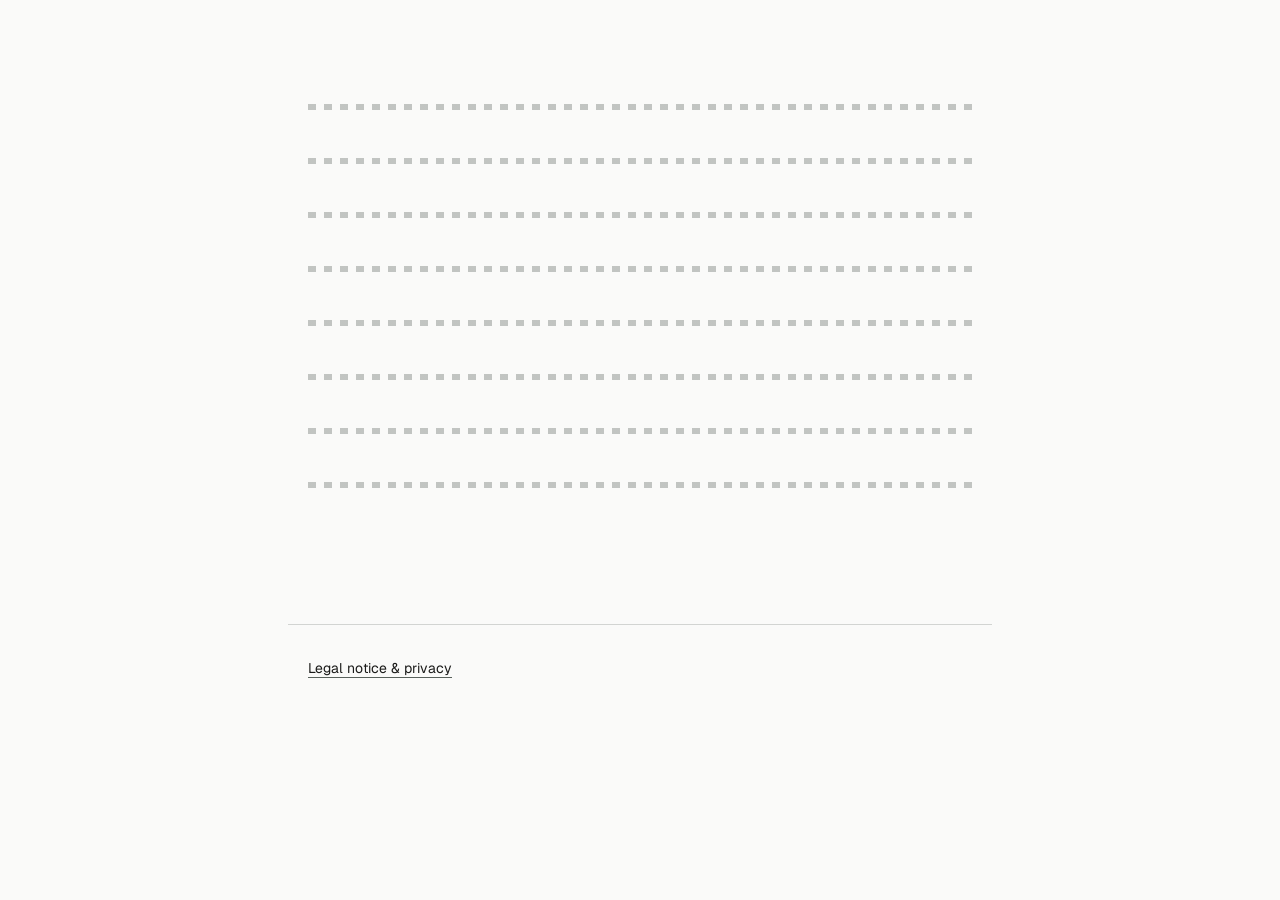
<file: site/index.html>
<!doctype html>
<html lang="en">
  <head>
    <meta charset="utf-8">
    <meta name="viewport" content="width=device-width, initial-scale=1">
    <title>Portfolio</title>
    <meta name="description" content="Personal portfolio: who I am, what I built, where to find me.">
    <link rel="icon" href="assets/favicon.svg" type="image/svg+xml">
    <link rel="stylesheet" href="assets/styles.css">
    <script type="module" src="assets/main.js"></script>
  </head>
  <body>
    <main>
      <header id="bio" class="section"></header>
      <section id="stats" class="section"></section>
      <section id="now" class="section"></section>
      <section id="projects" class="section"></section>
      <section id="events" class="section"></section>
      <section id="certifications" class="section"></section>
      <section id="courses" class="section"></section>
      <section id="cv" class="section"></section>
      <section id="links" class="section"></section>
    </main>
    <footer>
      <a href="privacy.html">Legal notice &amp; privacy</a>
      <div id="colophon"></div>
    </footer>
  </body>
</html>
</file>
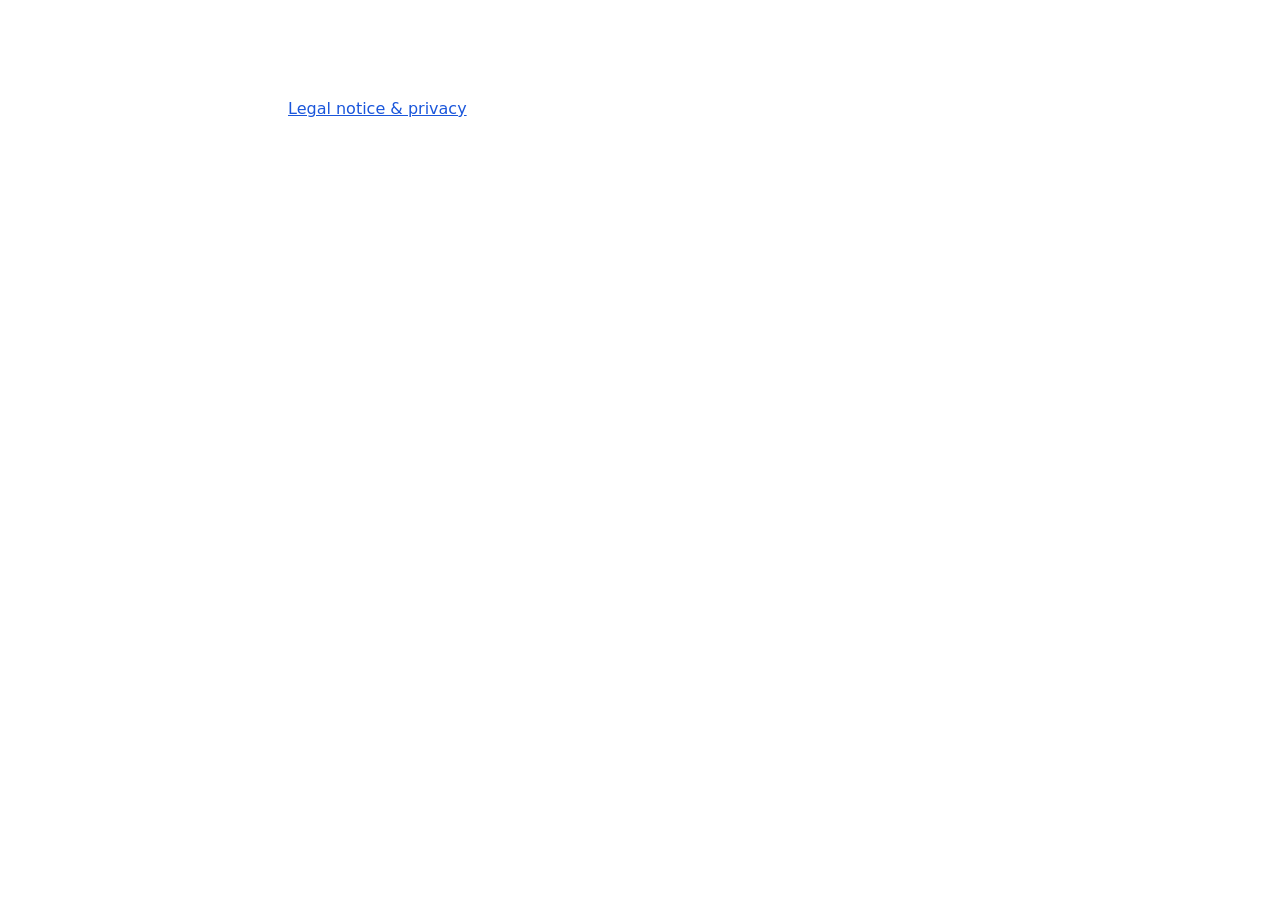
<file: checkpoints/analyst/site/index.html>
<!doctype html>
<html lang="en">
  <head>
    <meta charset="utf-8">
    <meta name="viewport" content="width=device-width, initial-scale=1">
    <title>Portfolio</title>
    <meta name="description" content="Personal portfolio: who I am, what I built, where to find me.">
    <link rel="icon" href="assets/favicon.svg" type="image/svg+xml">
    <link rel="stylesheet" href="assets/styles.css">
    <script type="module" src="assets/main.js"></script>
  </head>
  <body>
    <main>
      <header id="bio" class="section"></header>
      <section id="stats" class="section"></section>
      <section id="now" class="section"></section>
      <section id="projects" class="section"></section>
      <section id="events" class="section"></section>
      <section id="certifications" class="section"></section>
      <section id="courses" class="section"></section>
      <section id="links" class="section"></section>
      <section id="cv" class="section"></section>
    </main>
    <footer>
      <a href="privacy.html">Legal notice &amp; privacy</a>
      <div id="colophon"></div>
    </footer>
  </body>
</html>
</file>
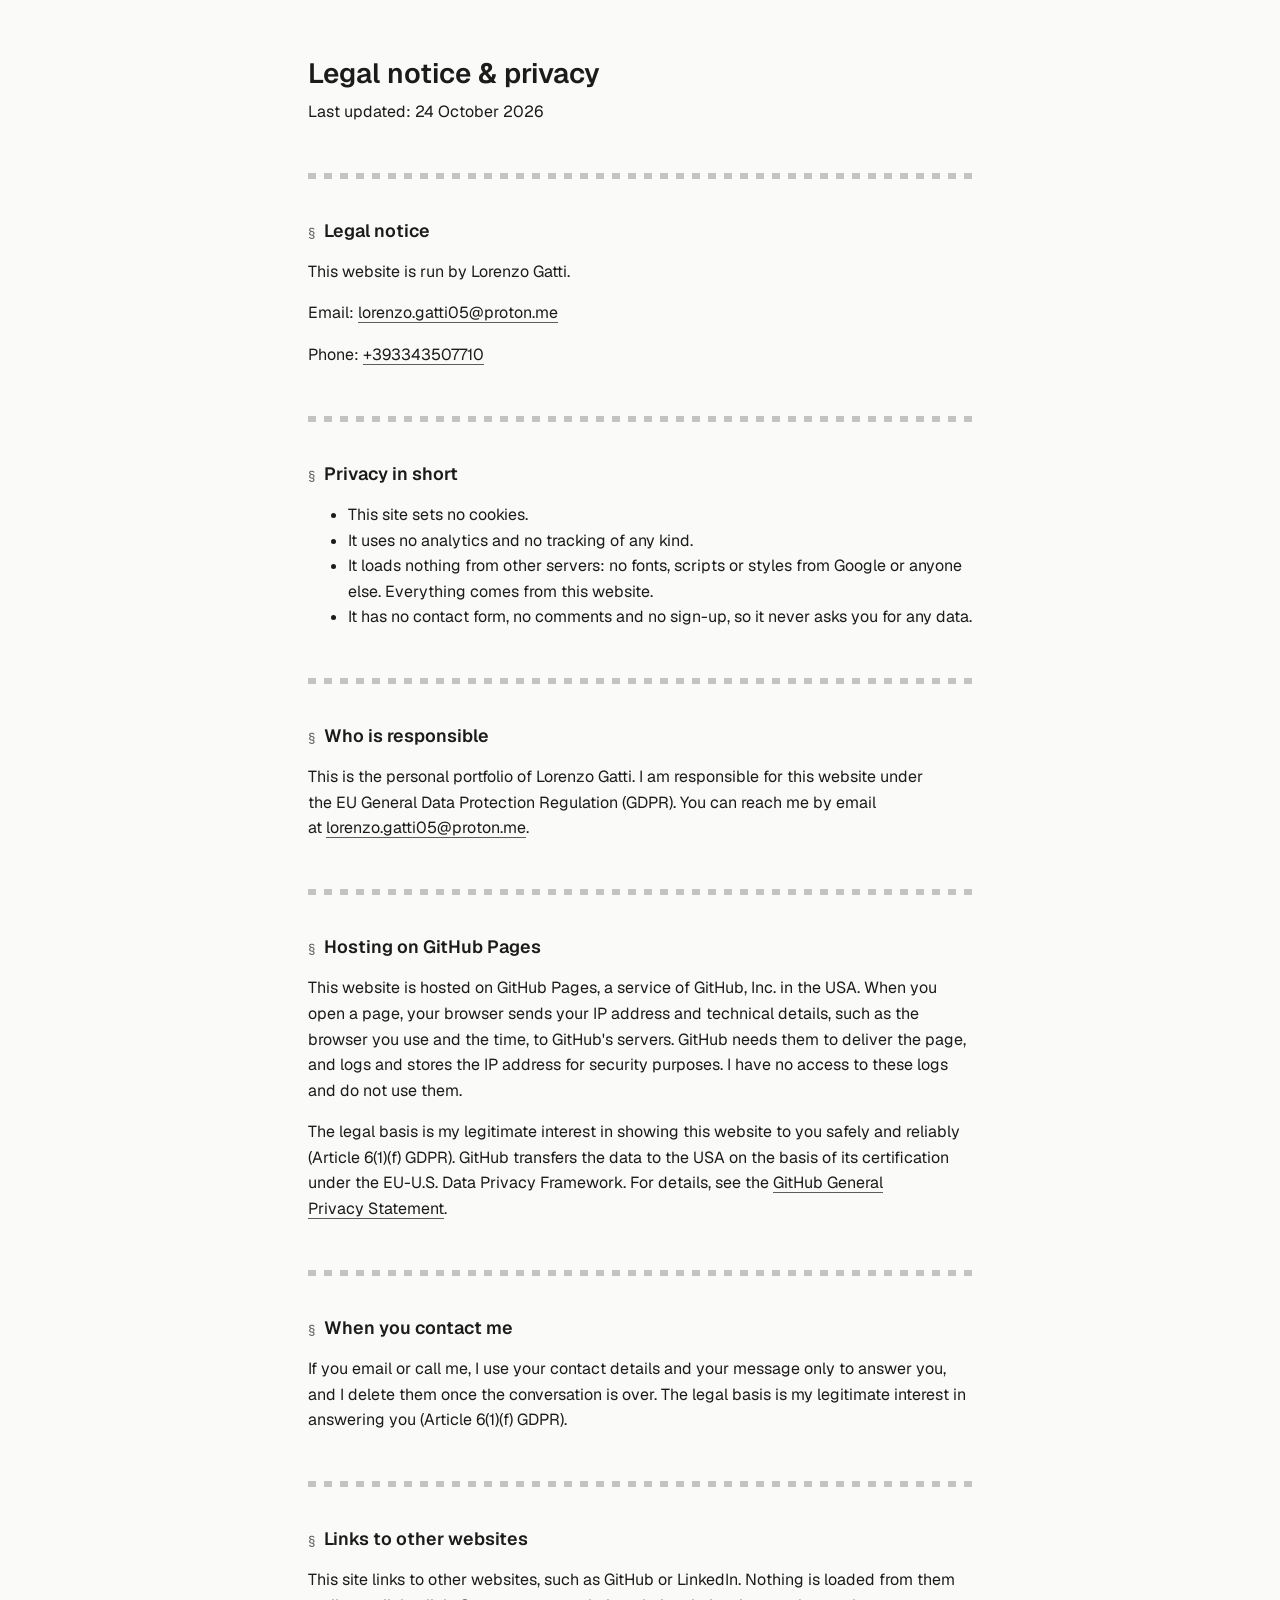
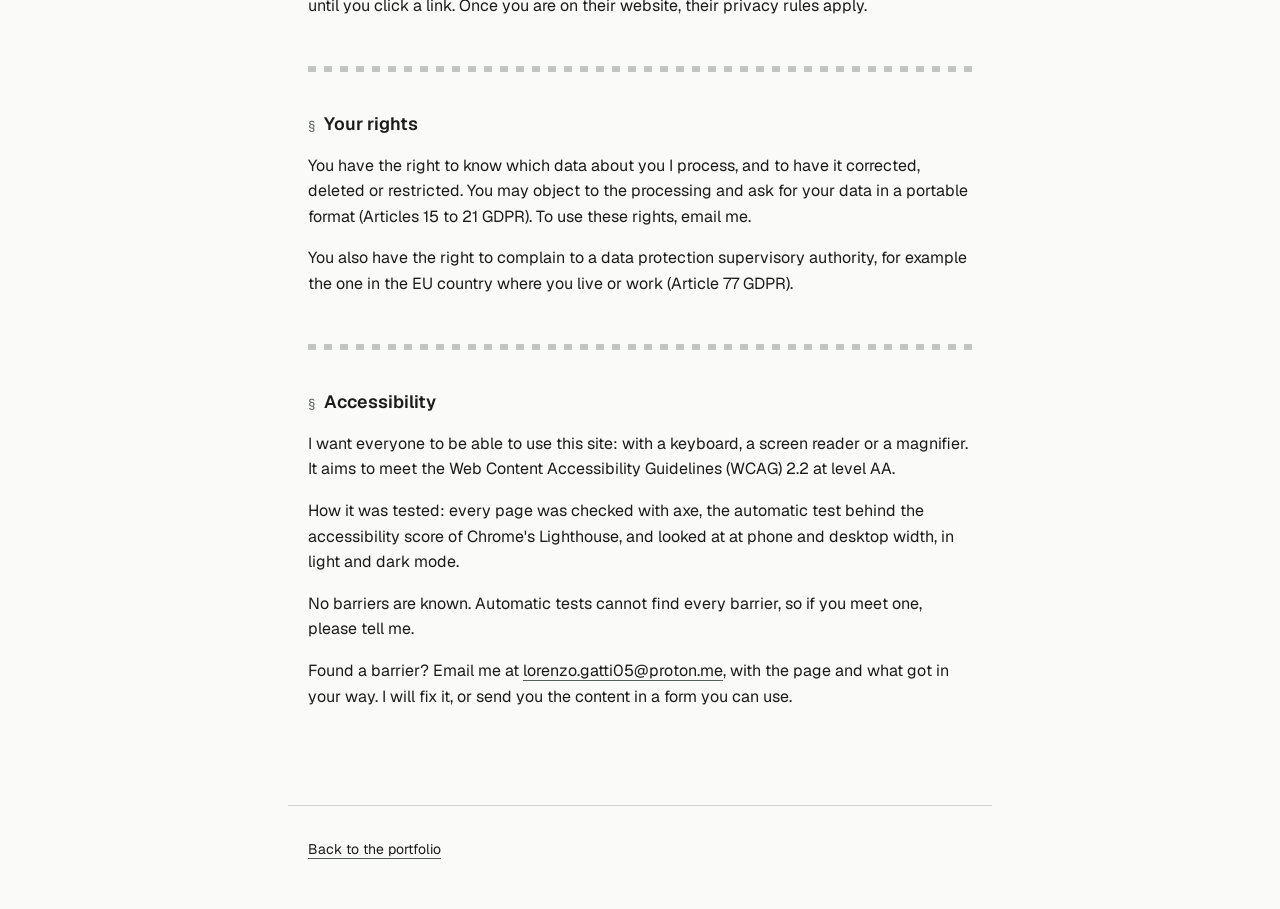
<file: site/privacy.html>
<!doctype html>
<html lang="en">
  <head>
    <meta charset="utf-8">
    <meta name="viewport" content="width=device-width, initial-scale=1">
    <title>Legal notice &amp; privacy · Lorenzo Gatti</title>
    <meta name="description" content="Who runs this portfolio site, how it handles your data, and how accessible it is.">
    <link rel="icon" href="assets/favicon.svg" type="image/svg+xml">
    <link rel="stylesheet" href="assets/styles.css">
  </head>
  <body>
    <main>
      <header class="section">
        <h1>Legal notice &amp; privacy</h1>
        <p>Last updated: 24 October 2026</p>
      </header>

      <section class="section" id="legal-notice">
        <h2>Legal notice</h2>
        <p>This website is run by Lorenzo Gatti.</p>
        <p>Email: <a href="mailto:lorenzo.gatti05@proton.me">lorenzo.gatti05@proton.me</a></p>
        <p>Phone: <a href="tel:+393343507710">+393343507710</a></p>
      </section>

      <section class="section" id="privacy">
        <h2>Privacy in short</h2>
        <ul>
          <li>This site sets no cookies.</li>
          <li>It uses no analytics and no tracking of any kind.</li>
          <li>It loads nothing from other servers: no fonts, scripts or styles from Google or anyone else. Everything comes from this website.</li>
          <li>It has no contact form, no comments and no sign-up, so it never asks you for any data.</li>
        </ul>
      </section>

      <section class="section">
        <h2>Who is responsible</h2>
        <p>This is the personal portfolio of Lorenzo Gatti. I am responsible for this website under the EU General Data Protection Regulation (GDPR). You can reach me by email at <a href="mailto:lorenzo.gatti05@proton.me">lorenzo.gatti05@proton.me</a>.</p>
      </section>

      <section class="section">
        <h2>Hosting on GitHub Pages</h2>
        <p>This website is hosted on GitHub Pages, a service of GitHub, Inc. in the USA. When you open a page, your browser sends your IP address and technical details, such as the browser you use and the time, to GitHub's servers. GitHub needs them to deliver the page, and logs and stores the IP address for security purposes. I have no access to these logs and do not use them.</p>
        <p>The legal basis is my legitimate interest in showing this website to you safely and reliably (Article 6(1)(f) GDPR). GitHub transfers the data to the USA on the basis of its certification under the EU-U.S. Data Privacy Framework. For details, see the <a href="https://docs.github.com/en/site-policy/privacy-policies/github-general-privacy-statement">GitHub General Privacy Statement</a>.</p>
      </section>

      <section class="section">
        <h2>When you contact me</h2>
        <p>If you email or call me, I use your contact details and your message only to answer you, and I delete them once the conversation is over. The legal basis is my legitimate interest in answering you (Article 6(1)(f) GDPR).</p>
      </section>

      <section class="section">
        <h2>Links to other websites</h2>
        <p>This site links to other websites, such as GitHub or LinkedIn. Nothing is loaded from them until you click a link. Once you are on their website, their privacy rules apply.</p>
      </section>

      <section class="section">
        <h2>Your rights</h2>
        <p>You have the right to know which data about you I process, and to have it corrected, deleted or restricted. You may object to the processing and ask for your data in a portable format (Articles 15 to 21 GDPR). To use these rights, email me.</p>
        <p>You also have the right to complain to a data protection supervisory authority, for example the one in the EU country where you live or work (Article 77 GDPR).</p>
      </section>

      <section class="section" id="accessibility">
        <h2>Accessibility</h2>
        <p>I want everyone to be able to use this site: with a keyboard, a screen reader or a magnifier. It aims to meet the Web Content Accessibility Guidelines (WCAG) 2.2 at level AA.</p>
        <p>How it was tested: every page was checked with axe, the automatic test behind the accessibility score of Chrome's Lighthouse, and looked at at phone and desktop width, in light and dark mode.</p>
        <p>No barriers are known. Automatic tests cannot find every barrier, so if you meet one, please tell me.</p>
        <p>Found a barrier? Email me at <a href="mailto:lorenzo.gatti05@proton.me">lorenzo.gatti05@proton.me</a>, with the page and what got in your way. I will fix it, or send you the content in a form you can use.</p>
      </section>
    </main>
    <footer>
      <a href="./">Back to the portfolio</a>
    </footer>
  </body>
</html>
</file>
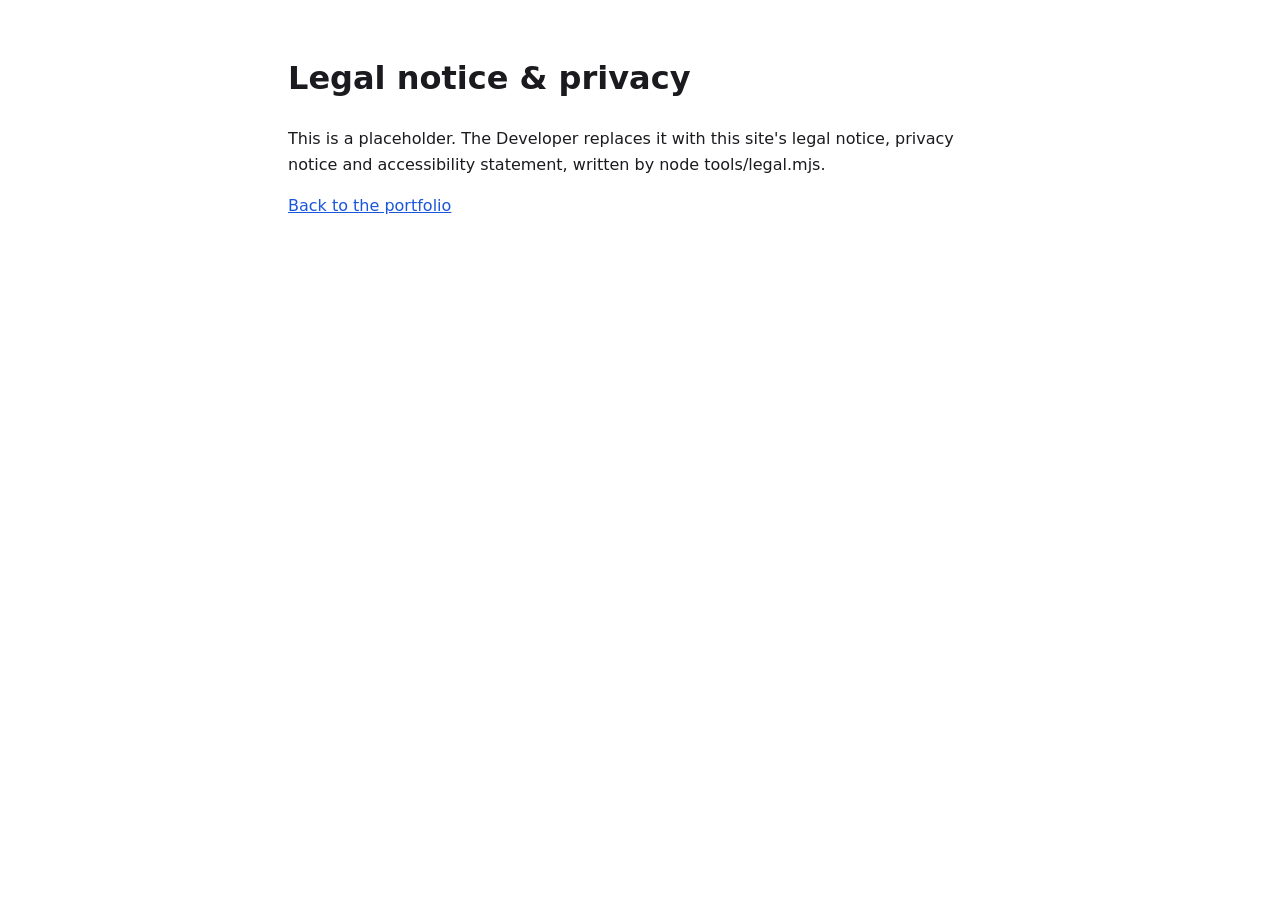
<file: checkpoints/analyst/site/privacy.html>
<!doctype html>
<html lang="en">
  <head>
    <meta charset="utf-8">
    <meta name="viewport" content="width=device-width, initial-scale=1">
    <title>Legal notice &amp; privacy</title>
    <link rel="icon" href="assets/favicon.svg" type="image/svg+xml">
    <link rel="stylesheet" href="assets/styles.css">
  </head>
  <body>
    <main data-placeholder="legal">
      <h1>Legal notice &amp; privacy</h1>
      <p>This is a placeholder. The Developer replaces it with this site's legal notice, privacy notice and accessibility statement, written by node tools/legal.mjs.</p>
      <p><a href="./">Back to the portfolio</a></p>
    </main>
  </body>
</html>
</file>
<file: site/assets/styles.css>
/* Geist 1.800, SIL Open Font License 1.1: fonts/geist/OFL.txt */
@font-face {
  font-family: "Geist";
  font-style: normal;
  font-weight: 100 900;
  font-display: swap;
  src: url("fonts/geist/geist-latin-wght-normal.woff2") format("woff2");
}

/* JetBrains Mono 2.211, SIL Open Font License 1.1: fonts/jetbrains-mono/OFL.txt */
@font-face {
  font-family: "JetBrains Mono";
  font-style: normal;
  font-weight: 100 800;
  font-display: swap;
  src: url("fonts/jetbrains-mono/jetbrains-mono-latin-wght-normal.woff2") format("woff2");
}

:root {
  color-scheme: light dark;
  --background: light-dark(#fafaf9, #111211);
  --surface: light-dark(#f1f3f1, #181c19);
  --text: light-dark(#1b1b1a, #ececea);
  --muted: light-dark(#58605b, #9faaa2);
  --accent: light-dark(#18392b, #42b58f);
  --on-accent: light-dark(#ffffff, #111211);

  --font-heading: "Geist", system-ui, sans-serif;
  --font-body: "Geist", system-ui, sans-serif;
  --font-details: "JetBrains Mono", ui-monospace, Menlo, Consolas, monospace;

  font-family: var(--font-body);
  font-size: 1rem;
  line-height: 1.6;
  color: var(--text);
  background-color: var(--background);
  font-size-adjust: from-font;
}

body {
  margin: 0;
  background-color: var(--background);
  color: var(--text);
}

main,
footer {
  max-width: 44rem;
  margin-inline: auto;
  padding-inline: 1.25rem;
  box-sizing: border-box;
}

main {
  padding-block: 3.5rem 2rem;
}

/* Space between sections */
.section + .section {
  margin-block-start: 3rem;
  position: relative;
}

/* Personal detail: subtle piano-key divider pattern with clean geometric rhythm separating key areas */
.section + .section::before {
  content: "";
  display: block;
  width: 100%;
  height: 6px;
  margin-block-end: 2.5rem;
  background-image: repeating-linear-gradient(
    to right,
    color-mix(in srgb, var(--muted) 35%, transparent) 0px,
    color-mix(in srgb, var(--muted) 35%, transparent) 8px,
    transparent 8px,
    transparent 16px
  );
}

/* Headings */
h1, h2, h3, h4 {
  font-family: var(--font-heading);
  color: var(--text);
  margin-block-start: 0;
  text-wrap: balance;
}

h1 {
  font-size: 1.75rem;
  font-weight: 600;
  line-height: 1.25;
  margin-block-end: 0.5rem;
}

h2 {
  font-size: 1.125rem;
  font-weight: 600;
  line-height: 1.35;
  margin-block-end: 1rem;
  display: flex;
  align-items: baseline;
  gap: 0.5rem;
}

/* Sector index decoration on section headings */
h2::before {
  font-family: var(--font-details);
  font-size: 0.8125rem;
  font-weight: 400;
  color: var(--muted);
  content: "§ " / "";
}

h3 {
  font-size: 1rem;
  font-weight: 600;
  margin-block-end: 0.5rem;
}

h4 {
  font-size: 0.9375rem;
  font-weight: 600;
  margin-block: 0 0.25rem;
}

p {
  margin-block: 0 1rem;
  text-wrap: pretty;
}

p:last-child {
  margin-block-end: 0;
}

/* Links and buttons */
a {
  color: var(--text);
  text-decoration-line: underline;
  text-decoration-color: var(--muted);
  text-underline-offset: 0.25em;
  transition: color 150ms ease-out, text-decoration-color 150ms ease-out;
}

a:hover {
  color: var(--accent);
  text-decoration-color: var(--accent);
}

:focus-visible {
  outline: 2px solid var(--accent);
  outline-offset: 2px;
}

/* Bio & First Screen */
#bio .headline {
  color: var(--muted);
  font-size: 1rem;
  margin-block-end: 1.25rem;
}

#bio .pitch {
  font-size: 1.0625rem;
  font-weight: 500;
  line-height: 1.5;
  margin-block-end: 1.25rem;
}

.photo {
  border-radius: 50%;
  display: block;
  margin-block-end: 1.5rem;
  width: 100px;
  height: auto;
  aspect-ratio: 1;
  object-fit: cover;
  border: 1px solid color-mix(in srgb, var(--muted) 25%, transparent);
}

/* Sector boxes / Cards: Highlights, availability, cards, certifications */
.highlights {
  list-style: none;
  padding: 1.25rem;
  margin: 0 0 1.25rem 0;
  background-color: var(--surface);
  border: 1px solid color-mix(in srgb, var(--muted) 25%, transparent);
  border-radius: 0.5rem;
  display: flex;
  flex-direction: column;
  gap: 0.75rem;
}

.highlights li {
  position: relative;
  padding-inline-start: 1.25rem;
  font-size: 0.9375rem;
}

.highlights li::before {
  content: "→" / "";
  position: absolute;
  inset-inline-start: 0;
  color: var(--accent);
  font-family: var(--font-details);
}

.availability {
  padding: 1rem 1.25rem;
  background-color: var(--surface);
  border: 1px solid color-mix(in srgb, var(--muted) 25%, transparent);
  border-radius: 0.5rem;
  margin-block-end: 1.25rem;
  font-size: 0.9375rem;
  display: flex;
  flex-wrap: wrap;
  align-items: center;
  justify-content: space-between;
  gap: 0.75rem;
}

.availability a {
  display: inline-block;
  background-color: var(--accent);
  color: var(--on-accent);
  text-decoration: none;
  padding: 0.375rem 0.875rem;
  border-radius: 0.5rem;
  font-weight: 500;
  font-size: 0.875rem;
  transition: opacity 150ms ease-out;
}

.availability a:hover {
  opacity: 0.9;
  color: var(--on-accent);
  text-decoration: none;
}

/* Facts (location, languages) */
.facts {
  list-style: none;
  padding: 0;
  margin: 0 0 1.25rem 0;
  display: flex;
  flex-wrap: wrap;
  gap: 0.75rem;
}

.facts li {
  background-color: var(--surface);
  border: 1px solid color-mix(in srgb, var(--muted) 25%, transparent);
  border-radius: 0.25rem;
  padding: 0.35rem 0.65rem;
  font-size: 0.875rem;
}

.fact-label {
  font-family: var(--font-details);
  font-size: 0.75rem;
  color: var(--muted);
  text-transform: uppercase;
  margin-inline-end: 0.25rem;
}

/* Dates and periods in details font */
.period,
.credential-id,
time {
  font-family: var(--font-details);
  font-size: 0.875rem;
  color: var(--muted);
}

/* Lists and Sector Items */
.projects,
.cv-list,
.certifications,
.links {
  list-style: none;
  padding: 0;
  margin: 0;
  display: flex;
  flex-direction: column;
  gap: 1rem;
}

/* Cards & Sector Boxes */
.project,
.cv-list li,
.certification {
  background-color: var(--surface);
  border: 1px solid color-mix(in srgb, var(--muted) 25%, transparent);
  border-radius: 0.5rem;
  padding: 1.25rem;
  margin: 0;
  box-sizing: border-box;
}

.cv-list li h4 {
  margin-block-end: 0.25rem;
}

.cv-list li .period {
  margin-block-end: 0.5rem;
}

/* Skills: compact pill badges */
.skills {
  list-style: none;
  padding: 0;
  margin: 0;
  display: flex;
  flex-wrap: wrap;
  gap: 0.5rem;
}

.skills li {
  background-color: var(--surface);
  border: 1px solid color-mix(in srgb, var(--muted) 35%, transparent);
  border-radius: 0.25rem;
  padding: 0.25rem 0.625rem;
  font-size: 0.875rem;
  font-family: var(--font-details);
  color: var(--text);
}

/* Links section */
.links {
  flex-direction: row;
  flex-wrap: wrap;
  gap: 0.75rem;
}

.links li a {
  display: inline-block;
  background-color: var(--surface);
  border: 1px solid color-mix(in srgb, var(--muted) 25%, transparent);
  border-radius: 0.5rem;
  padding: 0.625rem 1rem;
  font-size: 0.9375rem;
  text-decoration: none;
}

.links li a:hover {
  border-color: var(--accent);
  color: var(--accent);
}

/* Footer & Colophon */
footer {
  border-block-start: 1px solid color-mix(in srgb, var(--muted) 25%, transparent);
  padding-block: 2rem 3rem;
  margin-block-start: 4rem;
  font-size: 0.875rem;
  color: var(--muted);
  display: flex;
  flex-direction: column;
  gap: 0.75rem;
}

#colophon {
  font-family: var(--font-details);
  font-size: 0.75rem;
  line-height: 1.5;
  color: var(--muted);
}

#colophon a {
  color: var(--muted);
}

#colophon a:hover {
  color: var(--accent);
}

/* Signature Move: Staggered entrance on load */
@keyframes sector-settle {
  from {
    translate: 0 0.75rem;
  }
  to {
    translate: 0 0;
  }
}

@media (prefers-reduced-motion: no-preference) {
  .section,
  .highlights li,
  .cv-list li,
  .certification {
    animation: sector-settle 250ms ease-out both;
    animation-delay: calc(var(--sibling-index, 1) * 60ms);
    animation-delay: calc(sibling-index() * 60ms);
  }
}

@media (prefers-reduced-motion: reduce) {
  .section,
  .highlights li,
  .cv-list li,
  .certification {
    animation: none;
  }
}
</file>
<file: checkpoints/analyst/site/assets/styles.css>
/* Plain starting styles. The Developer role replaces them with the design brief. */
:root {
  color-scheme: light dark;
  --text: light-dark(#1b1b1f, #ececf1);
  --muted: light-dark(#5a5a66, #a8a8b3);
  --background: light-dark(#ffffff, #121216);
  --accent: light-dark(#1a56db, #8fb2ff);
  font-family: system-ui, sans-serif;
  line-height: 1.6;
  color: var(--text);
  background: var(--background);
}

body {
  margin: 0;
}

main,
footer {
  max-width: 44rem;
  margin-inline: auto;
  padding: 2rem 1.25rem;
}

a {
  color: var(--accent);
}

.headline,
.period {
  color: var(--muted);
}

.projects,
.links,
.cv-list {
  list-style: none;
  padding: 0;
}

.project,
.cv-list li {
  margin-block-end: 1.5rem;
}

.project-links,
.links,
.skills {
  display: flex;
  flex-wrap: wrap;
  gap: 1rem;
}

.skills {
  padding: 0;
  list-style: none;
}

.photo {
  border-radius: 50%;
}

.role,
.type {
  color: var(--muted);
}

.project-image {
  max-width: 100%;
  height: auto;
}
</file>
